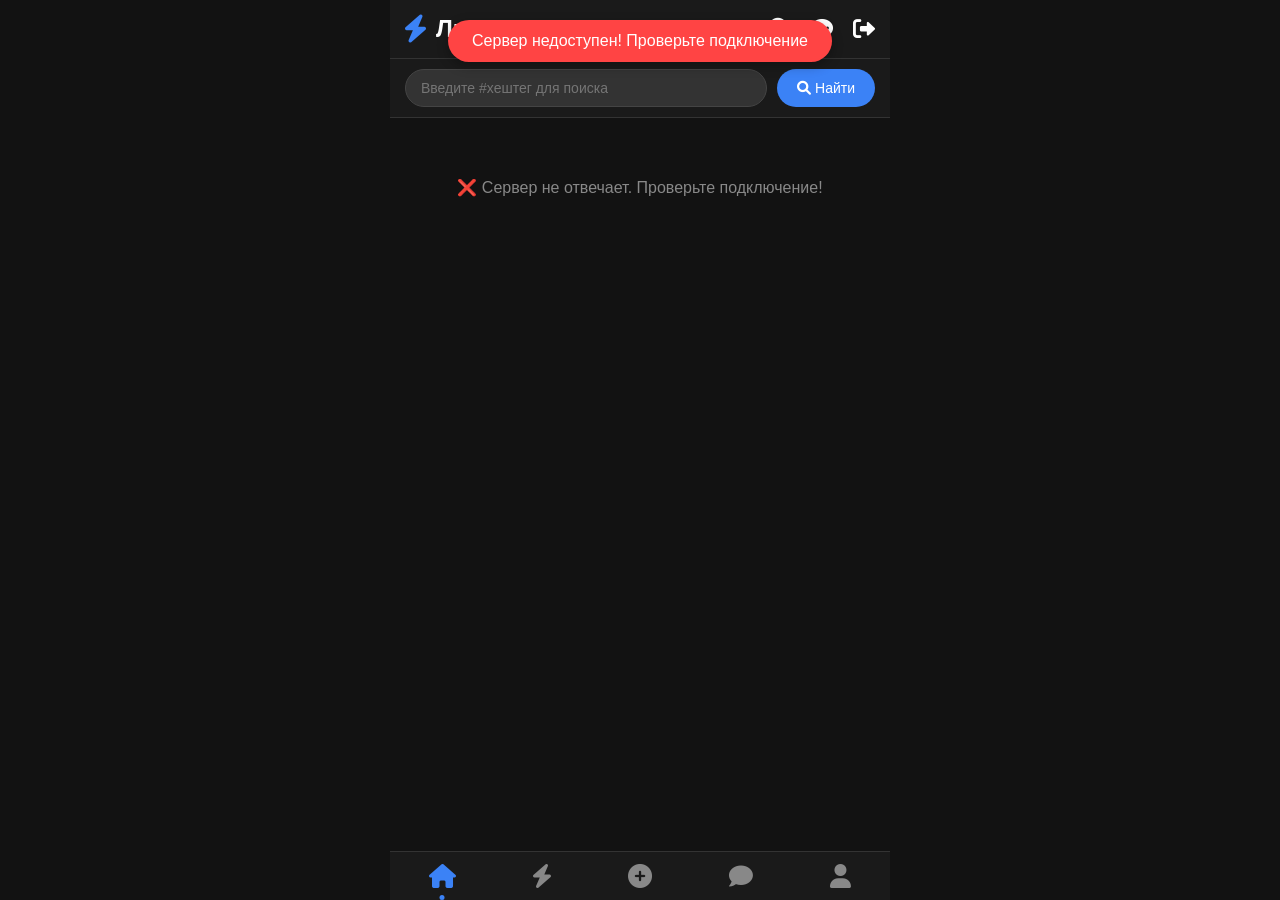
<file: index.html>
<!DOCTYPE html>
<html lang="ru">
<head>
    <meta charset="UTF-8">
    <meta name="viewport" content="width=device-width, initial-scale=1.0">
    <title>Лыся - Главная</title>
    <link rel="stylesheet" href="style.css">
    <link rel="stylesheet" href="https://cdnjs.cloudflare.com/ajax/libs/font-awesome/6.0.0/css/all.min.css">
</head>
<body>
    <div class="header">
        <div class="logo">
            <i class="fas fa-bolt logo-icon"></i>
            <span>Лыся</span>
        </div>
        <div class="header-icons">
            <i class="fas fa-search" onclick="toggleSearch()"></i>
            <i class="fas fa-comment-dots" onclick="window.location.href='chat.html'"></i>
            <i class="fas fa-sign-out-alt" onclick="logout()"></i>
        </div>
    </div>

    <!-- Поиск -->
    <div id="searchContainer" class="search-container" style="display: none;">
        <input type="text" id="searchInput" placeholder="Поиск пользователей по имени или нику..." class="search-input" oninput="searchUsers()">
        <div id="searchResults" class="search-results"></div>
    </div>

    <!-- Фильтр по хештегам -->
    <div class="hashtag-filter">
        <input type="text" id="hashtagInput" placeholder="Введите #хештег для поиска" class="hashtag-input">
        <button onclick="filterByHashtag()" class="hashtag-btn">
            <i class="fas fa-search"></i> Найти
        </button>
    </div>

    <div id="posts-container" class="posts-container">
        <div class="loading">Загрузка...</div>
    </div>

    <div class="bottom-nav">
        <i class="fas fa-home active" onclick="window.location.href='index.html'"></i>
        <i class="fas fa-bolt" onclick="window.location.href='channels.html'"></i>
        <i class="fas fa-plus-circle" onclick="openCreatePost()"></i>
        <i class="fas fa-comment" onclick="window.location.href='chat.html'"></i>
        <i class="fas fa-user" onclick="window.location.href='profile.html'"></i>
    </div>

    <!-- Модальное окно создания поста -->
    <div id="createPostModal" class="modal">
        <div class="modal-content">
            <div class="modal-header">
                <h3>Создать пост ⚡️</h3>
                <i class="fas fa-times close-modal"></i>
            </div>
            <input type="text" id="postTitle" placeholder="Заголовок" class="modal-input">
            <textarea id="postContent" placeholder="Описание... #хештеги" rows="4" class="modal-textarea"></textarea>
            <div class="media-preview" id="mediaPreview"></div>
            <input type="file" id="postMedia" accept="image/*,video/*" onchange="previewMedia(this)" class="modal-file">
            <button onclick="createPost()" class="publish-btn">
                <i class="fas fa-bolt"></i> Опубликовать
            </button>
        </div>
    </div>

    <!-- Модальное окно комментариев -->
    <div id="commentsModal" class="modal">
        <div class="modal-content">
            <div class="modal-header">
                <h3>Комментарии</h3>
                <i class="fas fa-times close-modal"></i>
            </div>
            <div id="commentsContainer" class="comments-section"></div>
            <div class="add-comment">
                <input type="text" id="commentText" placeholder="Напишите комментарий..." class="comment-input">
                <button onclick="addComment()" class="comment-btn">
                    <i class="fas fa-paper-plane"></i>
                </button>
            </div>
        </div>
    </div>

    <script src="script.js"></script>
</body>
</html>
</file>
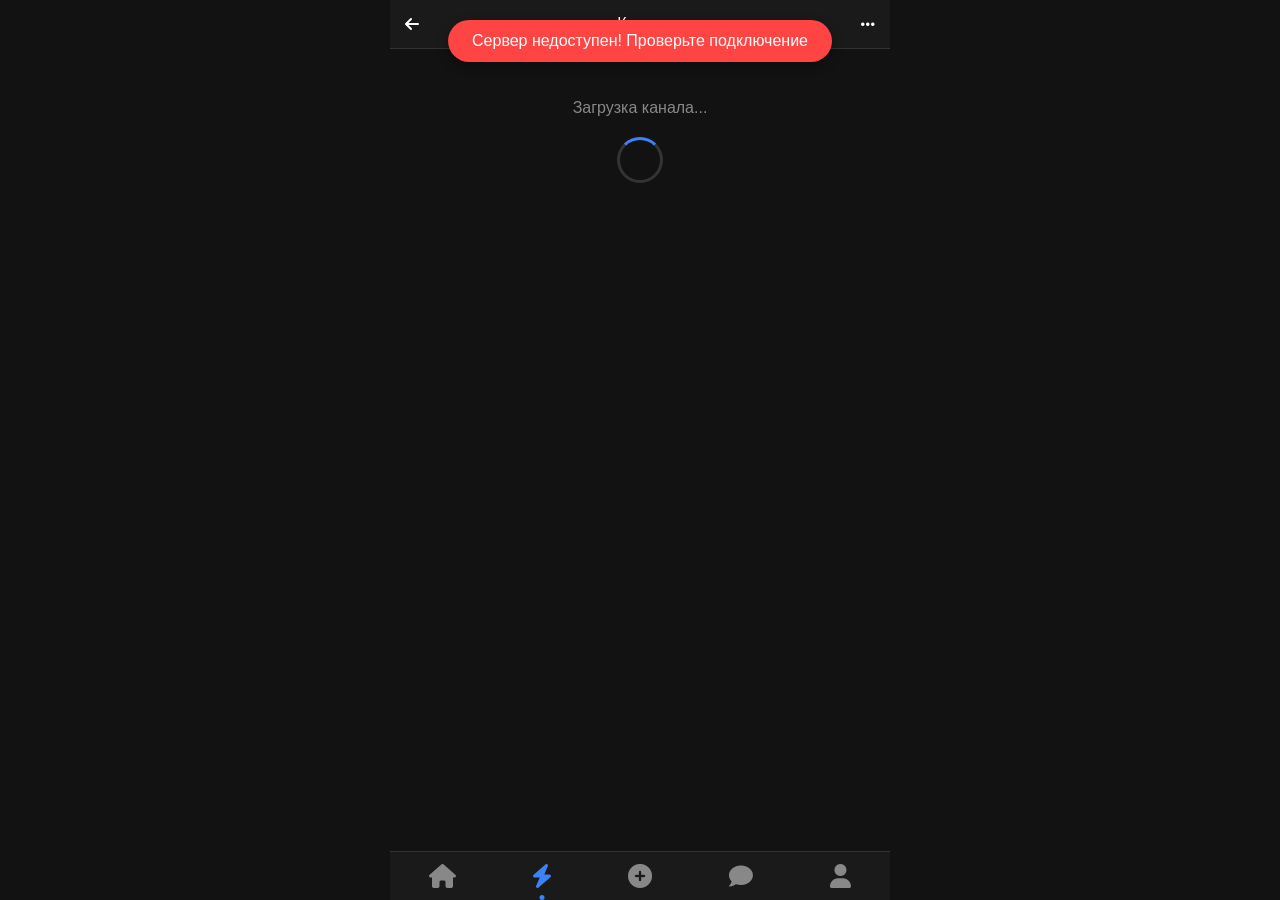
<file: channel.html>
<!DOCTYPE html>
<html lang="ru">
<head>
    <meta charset="UTF-8">
    <meta name="viewport" content="width=device-width, initial-scale=1.0">
    <title>Канал - Лыся</title>
    <link rel="stylesheet" href="style.css">
    <link rel="stylesheet" href="https://cdnjs.cloudflare.com/ajax/libs/font-awesome/6.0.0/css/all.min.css">
</head>
<body>
    <div class="header">
        <i class="fas fa-arrow-left" onclick="window.history.back()"></i>
        <span>Канал</span>
        <i class="fas fa-ellipsis-h"></i>
    </div>

    <div id="channelContent" class="channel-content">
        <div class="loading">Загрузка канала...</div>
    </div>

    <div class="bottom-nav">
        <i class="fas fa-home" onclick="window.location.href='index.html'"></i>
        <i class="fas fa-bolt active" onclick="window.location.href='channels.html'"></i>
        <i class="fas fa-plus-circle" onclick="openCreatePost()"></i>
        <i class="fas fa-comment" onclick="window.location.href='chat.html'"></i>
        <i class="fas fa-user" onclick="window.location.href='profile.html'"></i>
    </div>

    <!-- Модальное окно создания поста -->
    <div id="createPostModal" class="modal">
        <div class="modal-content">
            <div class="modal-header">
                <h3>Создать пост ⚡️</h3>
                <i class="fas fa-times close-modal"></i>
            </div>
            <input type="text" id="postTitle" placeholder="Заголовок" class="modal-input">
            <textarea id="postContent" placeholder="Описание... #хештеги" rows="4" class="modal-textarea"></textarea>
            <div class="media-preview" id="mediaPreview"></div>
            <input type="file" id="postMedia" accept="image/*,video/*" onchange="previewMedia(this)" class="modal-file">
            <button onclick="createPost()" class="publish-btn">
                <i class="fas fa-bolt"></i> Опубликовать
            </button>
        </div>
    </div>

    <script src="script.js"></script>
</body>
</html>
</file>
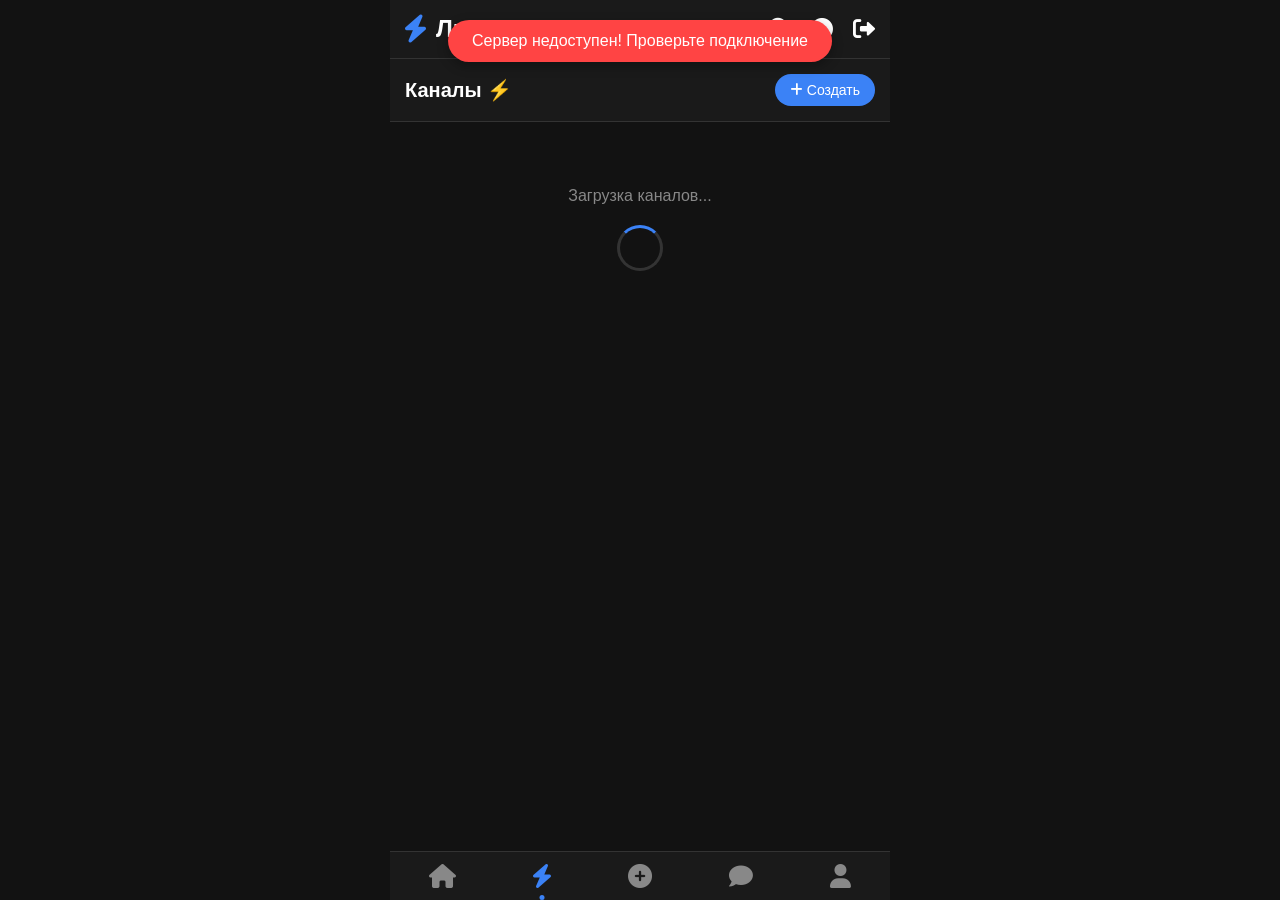
<file: channels.html>
<!DOCTYPE html>
<html lang="ru">
<head>
    <meta charset="UTF-8">
    <meta name="viewport" content="width=device-width, initial-scale=1.0">
    <title>Каналы - Лыся</title>
    <link rel="stylesheet" href="style.css">
    <link rel="stylesheet" href="https://cdnjs.cloudflare.com/ajax/libs/font-awesome/6.0.0/css/all.min.css">
</head>
<body>
    <div class="header">
        <div class="logo">
            <i class="fas fa-bolt logo-icon"></i>
            <span>Лыся</span>
        </div>
        <div class="header-icons">
            <i class="fas fa-search" onclick="toggleSearch()"></i>
            <i class="fas fa-plus-circle" onclick="openCreateChannel()"></i>
            <i class="fas fa-sign-out-alt" onclick="logout()"></i>
        </div>
    </div>

    <!-- Поиск -->
    <div id="searchContainer" class="search-container" style="display: none;">
        <input type="text" id="searchInput" placeholder="Поиск пользователей..." class="search-input" oninput="searchUsers()">
        <div id="searchResults" class="search-results"></div>
    </div>

    <div class="channels-header">
        <h2>Каналы ⚡️</h2>
        <button class="create-channel-btn" onclick="openCreateChannel()">
            <i class="fas fa-plus"></i> Создать
        </button>
    </div>

    <div id="channelsContainer" class="channels-container">
        <div class="loading">Загрузка каналов...</div>
    </div>

    <div class="bottom-nav">
        <i class="fas fa-home" onclick="window.location.href='index.html'"></i>
        <i class="fas fa-bolt active" onclick="window.location.href='channels.html'"></i>
        <i class="fas fa-plus-circle" onclick="openCreatePost()"></i>
        <i class="fas fa-comment" onclick="window.location.href='chat.html'"></i>
        <i class="fas fa-user" onclick="window.location.href='profile.html'"></i>
    </div>

    <!-- Модальное окно создания канала -->
    <div id="createChannelModal" class="modal">
        <div class="modal-content">
            <div class="modal-header">
                <h3>Создать канал ⚡️</h3>
                <i class="fas fa-times close-modal"></i>
            </div>
            <input type="text" id="channelName" placeholder="Название канала" class="modal-input">
            <textarea id="channelDescription" placeholder="Описание канала" rows="3" class="modal-textarea"></textarea>
            
            <div class="channel-requirements">
                <h4>Условия входа:</h4>
                <label>
                    <input type="number" id="reqMinLikes" value="0" min="0">
                    Минимум лайков у создателя
                </label>
                <label>
                    <input type="checkbox" id="reqMustFollow">
                    Требуется подписка на создателя
                </label>
                <label>
                    <input type="checkbox" id="reqMustShare">
                    Требуется репост
                </label>
            </div>

            <div class="media-preview" id="channelAvatarPreview"></div>
            <input type="file" id="channelAvatar" accept="image/*" onchange="previewChannelAvatar(this)" class="modal-file">
            
            <button onclick="createChannel()" class="publish-btn">
                <i class="fas fa-bolt"></i> Создать канал
            </button>
        </div>
    </div>

    <!-- Модальное окно создания поста -->
    <div id="createPostModal" class="modal">
        <div class="modal-content">
            <div class="modal-header">
                <h3>Создать пост ⚡️</h3>
                <i class="fas fa-times close-modal"></i>
            </div>
            <input type="text" id="postTitle" placeholder="Заголовок" class="modal-input">
            <textarea id="postContent" placeholder="Описание... #хештеги" rows="4" class="modal-textarea"></textarea>
            <div class="media-preview" id="mediaPreview"></div>
            <input type="file" id="postMedia" accept="image/*,video/*" onchange="previewMedia(this)" class="modal-file">
            <button onclick="createPost()" class="publish-btn">
                <i class="fas fa-bolt"></i> Опубликовать
            </button>
        </div>
    </div>

    <script src="script.js"></script>
</body>
</html>
</file>
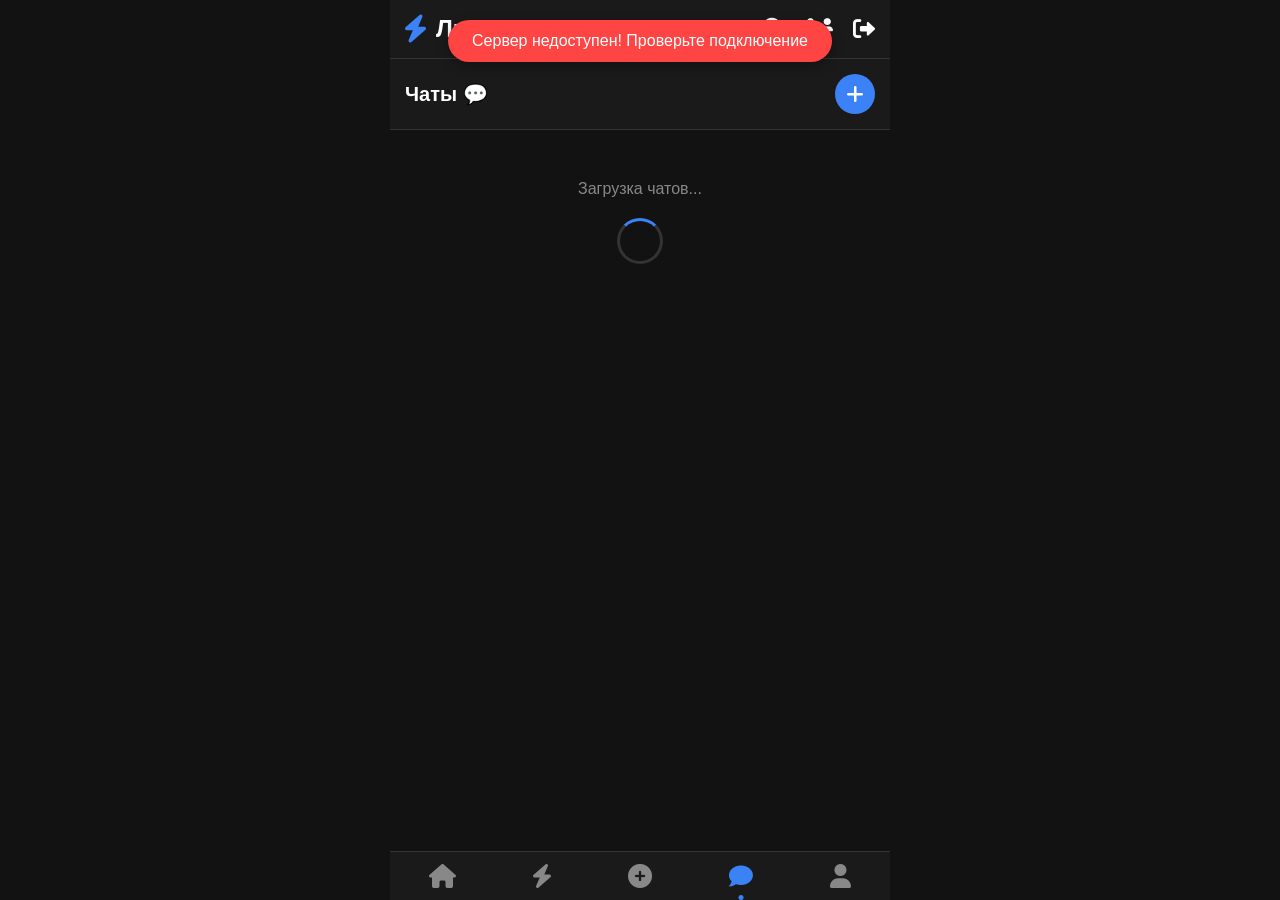
<file: chat.html>
<!DOCTYPE html>
<html lang="ru">
<head>
    <meta charset="UTF-8">
    <meta name="viewport" content="width=device-width, initial-scale=1.0">
    <title>Чаты - Лыся</title>
    <link rel="stylesheet" href="style.css">
    <link rel="stylesheet" href="https://cdnjs.cloudflare.com/ajax/libs/font-awesome/6.0.0/css/all.min.css">
</head>
<body>
    <div class="header">
        <div class="logo">
            <i class="fas fa-bolt logo-icon"></i>
            <span>Лыся</span>
        </div>
        <div class="header-icons">
            <i class="fas fa-search" onclick="toggleSearch()"></i>
            <i class="fas fa-users" onclick="openCreateGroup()"></i>
            <i class="fas fa-sign-out-alt" onclick="logout()"></i>
        </div>
    </div>

    <!-- Поиск -->
    <div id="searchContainer" class="search-container" style="display: none;">
        <input type="text" id="searchInput" placeholder="Поиск пользователей..." class="search-input" oninput="searchUsers()">
        <div id="searchResults" class="search-results"></div>
    </div>

    <div id="chatView">
        <!-- Список чатов -->
        <div id="chatsList" class="chats-list">
            <div class="chats-header">
                <h2>Чаты 💬</h2>
                <button class="new-chat-btn" onclick="openNewChat()">
                    <i class="fas fa-plus"></i>
                </button>
            </div>
            <div id="chatsContainer" class="chats-container">
                <div class="loading">Загрузка чатов...</div>
            </div>
        </div>

        <!-- Окно чата -->
        <div id="chatWindow" class="chat-window" style="display: none;">
            <div class="chat-header">
                <i class="fas fa-arrow-left" onclick="backToChats()"></i>
                <div id="chatHeaderInfo" class="chat-header-info">
                    <h3>Чат</h3>
                    <p>онлайн</p>
                </div>
                <i class="fas fa-ellipsis-h"></i>
            </div>
            
            <div id="messagesContainer" class="messages-container"></div>
            
            <div class="chat-input-container">
                <input type="text" id="messageInput" placeholder="Напишите сообщение..." class="chat-input">
                <button class="chat-send-btn" onclick="sendMessage()">
                    <i class="fas fa-paper-plane"></i>
                </button>
            </div>
        </div>
    </div>

    <div class="bottom-nav">
        <i class="fas fa-home" onclick="window.location.href='index.html'"></i>
        <i class="fas fa-bolt" onclick="window.location.href='channels.html'"></i>
        <i class="fas fa-plus-circle" onclick="openCreatePost()"></i>
        <i class="fas fa-comment active" onclick="window.location.href='chat.html'"></i>
        <i class="fas fa-user" onclick="window.location.href='profile.html'"></i>
    </div>

    <!-- Модальное окно создания поста -->
    <div id="createPostModal" class="modal">
        <div class="modal-content">
            <div class="modal-header">
                <h3>Создать пост ⚡️</h3>
                <i class="fas fa-times close-modal"></i>
            </div>
            <input type="text" id="postTitle" placeholder="Заголовок" class="modal-input">
            <textarea id="postContent" placeholder="Описание... #хештеги" rows="4" class="modal-textarea"></textarea>
            <div class="media-preview" id="mediaPreview"></div>
            <input type="file" id="postMedia" accept="image/*,video/*" onchange="previewMedia(this)" class="modal-file">
            <button onclick="createPost()" class="publish-btn">
                <i class="fas fa-bolt"></i> Опубликовать
            </button>
        </div>
    </div>

    <!-- Модальное окно нового чата -->
    <div id="newChatModal" class="modal">
        <div class="modal-content">
            <div class="modal-header">
                <h3>Новый чат</h3>
                <i class="fas fa-times close-modal"></i>
            </div>
            <input type="text" id="newChatSearch" placeholder="Поиск пользователей..." class="modal-input" oninput="searchUsersForChat()">
            <div id="newChatResults" class="search-results" style="position:static; display:block;"></div>
        </div>
    </div>

    <!-- Модальное окно создания группы -->
    <div id="createGroupModal" class="modal">
        <div class="modal-content">
            <div class="modal-header">
                <h3>Создать группу</h3>
                <i class="fas fa-times close-modal"></i>
            </div>
            <input type="text" id="groupName" placeholder="Название группы" class="modal-input">
            <input type="text" id="groupSearch" placeholder="Добавить участников..." class="modal-input" oninput="searchUsersForGroup()">
            <div id="selectedUsers" class="selected-users"></div>
            <div id="groupSearchResults" class="search-results" style="position:static; display:block;"></div>
            <button onclick="createGroup()" class="publish-btn">
                <i class="fas fa-users"></i> Создать группу
            </button>
        </div>
    </div>

    <script src="script.js"></script>
</body>
</html>
</file>
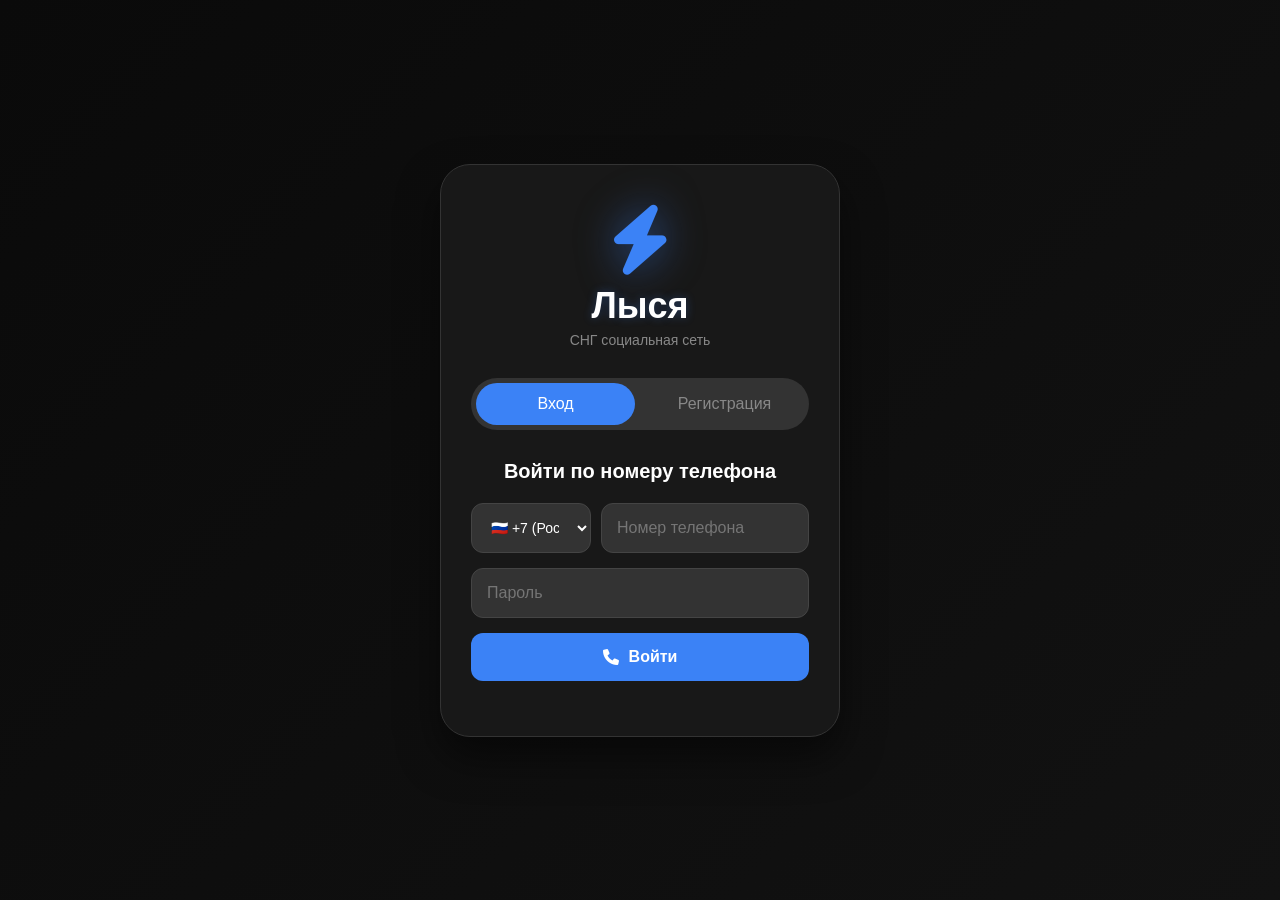
<file: login.html>
<!DOCTYPE html>
<html lang="ru">
<head>
    <meta charset="UTF-8">
    <meta name="viewport" content="width=device-width, initial-scale=1.0">
    <title>Вход - Лыся</title>
    <link rel="stylesheet" href="style.css">
    <link rel="stylesheet" href="https://cdnjs.cloudflare.com/ajax/libs/font-awesome/6.0.0/css/all.min.css">
</head>
<body class="auth-page">
    <div class="auth-container">
        <div class="auth-logo">
            <i class="fas fa-bolt logo-icon"></i>
            <h1>Лыся</h1>
            <p class="auth-subtitle">СНГ социальная сеть</p>
        </div>
        
        <div class="auth-tabs">
            <button class="auth-tab active" onclick="showTab('login')">Вход</button>
            <button class="auth-tab" onclick="showTab('register')">Регистрация</button>
        </div>

        <!-- Форма входа -->
        <div id="login-form" class="auth-form active">
            <h2>Войти по номеру телефона</h2>
            
            <div class="phone-input-container">
                <select id="login-country-code" class="country-code-select">
                    <option value="7">🇷🇺 +7 (Россия)</option>
                    <option value="7">🇰🇿 +7 (Казахстан)</option>
                    <option value="374">🇦🇲 +374 (Армения)</option>
                    <option value="375">🇧🇾 +375 (Беларусь)</option>
                    <option value="996">🇰🇬 +996 (Кыргызстан)</option>
                    <option value="373">🇲🇩 +373 (Молдова)</option>
                    <option value="992">🇹🇯 +992 (Таджикистан)</option>
                    <option value="993">🇹🇲 +993 (Туркменистан)</option>
                    <option value="998">🇺🇿 +998 (Узбекистан)</option>
                    <option value="995">🇬🇪 +995 (Грузия)</option>
                    <option value="994">🇦🇿 +994 (Азербайджан)</option>
                </select>
                <input type="tel" id="login-phone" placeholder="Номер телефона" class="auth-input phone-input">
            </div>
            
            <input type="password" id="login-password" placeholder="Пароль" class="auth-input">
            
            <button onclick="loginWithPhone()" class="auth-button phone-btn">
                <i class="fas fa-phone"></i> Войти
            </button>
        </div>

        <!-- Форма регистрации -->
        <div id="register-form" class="auth-form">
            <h2>Создать аккаунт</h2>
            
            <input type="text" id="reg-name" placeholder="Ваше имя" class="auth-input">
            <input type="text" id="reg-username" placeholder="Имя пользователя" class="auth-input">
            
            <div class="phone-input-container">
                <select id="reg-country-code" class="country-code-select">
                    <option value="7">🇷🇺 +7 (Россия)</option>
                    <option value="7">🇰🇿 +7 (Казахстан)</option>
                    <option value="374">🇦🇲 +374 (Армения)</option>
                    <option value="375">🇧🇾 +375 (Беларусь)</option>
                    <option value="996">🇰🇬 +996 (Кыргызстан)</option>
                    <option value="373">🇲🇩 +373 (Молдова)</option>
                    <option value="992">🇹🇯 +992 (Таджикистан)</option>
                    <option value="993">🇹🇲 +993 (Туркменистан)</option>
                    <option value="998">🇺🇿 +998 (Узбекистан)</option>
                    <option value="995">🇬🇪 +995 (Грузия)</option>
                    <option value="994">🇦🇿 +994 (Азербайджан)</option>
                </select>
                <input type="tel" id="reg-phone" placeholder="Номер телефона" class="auth-input phone-input">
            </div>
            
            <input type="password" id="reg-password" placeholder="Пароль (минимум 6 символов)" class="auth-input">
            
            <div class="region-info">
                <i class="fas fa-globe"></i> Доступно только для стран СНГ
            </div>
            
            <button onclick="registerWithPhone()" class="auth-button phone-btn">
                <i class="fas fa-user-plus"></i> Зарегистрироваться
            </button>
        </div>
    </div>

    <script>
        const ALLOWED_COUNTRIES = ['7', '374', '375', '996', '373', '992', '993', '998', '995', '994'];
        
        function showTab(tab) {
            document.querySelectorAll('.auth-tab').forEach(t => t.classList.remove('active'));
            document.querySelectorAll('.auth-form').forEach(f => f.classList.remove('active'));
            
            if (tab === 'login') {
                document.querySelector('.auth-tab:first-child').classList.add('active');
                document.getElementById('login-form').classList.add('active');
            } else {
                document.querySelector('.auth-tab:last-child').classList.add('active');
                document.getElementById('register-form').classList.add('active');
            }
        }

        function validatePhone(countryCode, phone) {
            if (!ALLOWED_COUNTRIES.includes(countryCode)) {
                return { valid: false, error: 'Эта страна не поддерживается' };
            }
            
            const cleanPhone = phone.replace(/\D/g, '');
            if (cleanPhone.length < 5) {
                return { valid: false, error: 'Номер телефона слишком короткий' };
            }
            
            return { valid: true, fullPhone: countryCode + cleanPhone };
        }

        async function loginWithPhone() {
            const countryCode = document.getElementById('login-country-code').value;
            const phone = document.getElementById('login-phone').value;
            const password = document.getElementById('login-password').value;
            
            if (!password) {
                alert('Введите пароль');
                return;
            }
            
            const validation = validatePhone(countryCode, phone);
            if (!validation.valid) {
                alert(validation.error);
                return;
            }
            
            try {
                const response = await fetch('/api/login-phone', {
                    method: 'POST',
                    headers: { 'Content-Type': 'application/json' },
                    body: JSON.stringify({ 
                        phone: validation.fullPhone,
                        password: password 
                    })
                });
                
                const data = await response.json();
                if (data.success) {
                    window.location.href = 'index.html';
                } else {
                    alert(data.error || 'Ошибка входа');
                }
            } catch (error) {
                alert('Ошибка сервера');
            }
        }

        async function registerWithPhone() {
            const name = document.getElementById('reg-name').value;
            const username = document.getElementById('reg-username').value;
            const countryCode = document.getElementById('reg-country-code').value;
            const phone = document.getElementById('reg-phone').value;
            const password = document.getElementById('reg-password').value;
            
            if (!name || !username || !phone || !password) {
                alert('Заполните все поля');
                return;
            }
            
            if (password.length < 6) {
                alert('Пароль должен быть минимум 6 символов');
                return;
            }
            
            const validation = validatePhone(countryCode, phone);
            if (!validation.valid) {
                alert(validation.error);
                return;
            }
            
            try {
                const response = await fetch('/api/register-phone', {
                    method: 'POST',
                    headers: { 'Content-Type': 'application/json' },
                    body: JSON.stringify({ 
                        name, 
                        username, 
                        phone: validation.fullPhone,
                        countryCode: countryCode,
                        password: password
                    })
                });
                
                const data = await response.json();
                if (data.success) {
                    window.location.href = 'index.html';
                } else {
                    alert(data.error || 'Ошибка регистрации');
                }
            } catch (error) {
                alert('Ошибка сервера');
            }
        }
    </script>
</body>
</html>
</file>
<file: style.css>
/* ============= ОСНОВНЫЕ СТИЛИ ============= */
* {
    margin: 0;
    padding: 0;
    box-sizing: border-box;
    font-family: -apple-system, BlinkMacSystemFont, 'Segoe UI', Roboto, Helvetica, Arial, sans-serif;
}

body {
    background-color: #121212;
    color: #fff;
    max-width: 500px;
    margin: 0 auto;
    padding-bottom: 60px;
    min-height: 100vh;
}

/* ============= СКРОЛЛБАР ============= */
::-webkit-scrollbar {
    width: 5px;
    height: 5px;
}

::-webkit-scrollbar-track {
    background: #1a1a1a;
}

::-webkit-scrollbar-thumb {
    background: #3b82f6;
    border-radius: 5px;
}

::-webkit-scrollbar-thumb:hover {
    background: #2563eb;
}

/* ============= ШАПКА ============= */
.header {
    background-color: #1a1a1a;
    padding: 15px;
    display: flex;
    align-items: center;
    justify-content: space-between;
    border-bottom: 1px solid #333;
    position: sticky;
    top: 0;
    z-index: 100;
}

.logo {
    display: flex;
    align-items: center;
    gap: 10px;
    font-size: 24px;
    font-weight: bold;
}

.logo-icon {
    color: #3b82f6;
    font-size: 28px;
    animation: pulse 2s infinite;
}

@keyframes pulse {
    0% { transform: scale(1); }
    50% { transform: scale(1.1); }
    100% { transform: scale(1); }
}

.header-icons {
    display: flex;
    gap: 20px;
    color: #fff;
    font-size: 22px;
}

.header-icons i {
    cursor: pointer;
    transition: color 0.3s;
}

.header-icons i:hover {
    color: #3b82f6;
}

/* ============= ПОИСК ============= */
.search-container {
    background-color: #1a1a1a;
    padding: 15px;
    border-bottom: 1px solid #333;
    position: relative;
}

.search-input {
    width: 100%;
    padding: 12px 20px;
    background-color: #333;
    border: 1px solid #444;
    border-radius: 30px;
    color: #fff;
    font-size: 14px;
}

.search-input:focus {
    outline: none;
    border-color: #3b82f6;
}

.search-results {
    position: absolute;
    top: 70px;
    left: 15px;
    right: 15px;
    background-color: #1a1a1a;
    border: 1px solid #333;
    border-radius: 10px;
    max-height: 300px;
    overflow-y: auto;
    display: none;
    z-index: 1000;
}

.search-results.show {
    display: block;
}

.search-result-item {
    padding: 10px 15px;
    display: flex;
    align-items: center;
    gap: 10px;
    cursor: pointer;
    transition: background-color 0.3s;
    border-bottom: 1px solid #333;
}

.search-result-item:last-child {
    border-bottom: none;
}

.search-result-item:hover {
    background-color: #333;
}

.search-result-item img {
    width: 40px;
    height: 40px;
    border-radius: 50%;
    object-fit: cover;
}

/* ============= ПОСТЫ ============= */
.posts-container {
    padding: 10px 0;
}

.post {
    background-color: #1a1a1a;
    margin-bottom: 15px;
    border-bottom: 1px solid #333;
    animation: fadeIn 0.5s;
}

@keyframes fadeIn {
    from { opacity: 0; transform: translateY(20px); }
    to { opacity: 1; transform: translateY(0); }
}

.post-header {
    padding: 12px 15px;
    display: flex;
    align-items: center;
    gap: 10px;
}

.post-avatar {
    width: 40px;
    height: 40px;
    border-radius: 50%;
    border: 2px solid #3b82f6;
    padding: 2px;
    cursor: pointer;
}

.post-avatar img {
    width: 100%;
    height: 100%;
    border-radius: 50%;
    object-fit: cover;
}

.post-user {
    flex: 1;
}

.post-user strong {
    color: #fff;
    font-size: 14px;
    cursor: pointer;
}

.post-user strong:hover {
    color: #3b82f6;
}

.post-user span {
    color: #888;
    font-size: 12px;
    margin-left: 5px;
}

.post-image {
    width: 100%;
    background-color: #000;
    max-height: 500px;
    overflow: hidden;
    display: flex;
    justify-content: center;
    align-items: center;
}

.post-image img {
    width: 100%;
    height: auto;
    max-height: 500px;
    object-fit: contain;
    transition: transform 0.3s;
    cursor: pointer;
}

.post-image video {
    width: 100%;
    max-height: 500px;
    object-fit: contain;
    background-color: #000;
}

.post-actions {
    padding: 12px 15px;
    display: flex;
    gap: 20px;
    font-size: 24px;
    color: #fff;
}

.post-actions i {
    cursor: pointer;
    transition: all 0.2s;
}

.post-actions i:hover {
    transform: scale(1.2);
}

.post-actions i.fa-bolt {
    color: #888;
}

.post-actions i.fa-bolt.active {
    color: #3b82f6;
    animation: heartBeat 0.3s;
}

@keyframes heartBeat {
    0% { transform: scale(1); }
    50% { transform: scale(1.3); }
    100% { transform: scale(1); }
}

.post-likes {
    padding: 0 15px;
    font-weight: bold;
    font-size: 14px;
    margin-bottom: 5px;
}

.post-likes span {
    color: #fff;
}

.post-likes i {
    color: #3b82f6;
    margin-right: 5px;
}

.post-title {
    padding: 0 15px 10px;
    font-size: 18px;
    font-weight: bold;
    color: #fff;
}

.post-content {
    padding: 0 15px 10px;
    font-size: 14px;
    color: #ccc;
    line-height: 1.5;
    white-space: pre-wrap;
    word-wrap: break-word;
}

.post-hashtags {
    padding: 0 15px 10px;
    font-size: 13px;
}

.post-hashtags span {
    color: #3b82f6;
    cursor: pointer;
    margin-right: 8px;
    display: inline-block;
}

.post-hashtags span:hover {
    text-decoration: underline;
}

.post-comments-list {
    padding: 0 15px 10px;
    font-size: 13px;
}

.comment-preview {
    margin-bottom: 5px;
    color: #aaa;
    cursor: pointer;
}

.comment-preview strong {
    color: #3b82f6;
    margin-right: 5px;
}

.comment-preview:hover {
    color: #fff;
}

.more-comments {
    color: #3b82f6;
    font-size: 12px;
    cursor: pointer;
    margin-top: 5px;
}

.post-comments {
    padding: 0 15px 15px;
    color: #888;
    font-size: 13px;
    cursor: pointer;
}

.post-comments:hover {
    color: #3b82f6;
}

/* ============= ПРОФИЛЬ ============= */
.profile-header {
    padding: 20px;
    display: flex;
    align-items: center;
    gap: 30px;
    background-color: #1a1a1a;
}

.profile-avatar {
    width: 100px;
    height: 100px;
    border-radius: 50%;
    border: 3px solid #3b82f6;
    padding: 3px;
    position: relative;
}

.profile-avatar img {
    width: 100%;
    height: 100%;
    border-radius: 50%;
    object-fit: cover;
}

.profile-avatar .avatar-overlay {
    position: absolute;
    top: 0;
    left: 0;
    right: 0;
    bottom: 0;
    background: rgba(0,0,0,0.5);
    border-radius: 50%;
    display: flex;
    align-items: center;
    justify-content: center;
    opacity: 0;
    transition: opacity 0.3s;
    cursor: pointer;
}

.profile-avatar:hover .avatar-overlay {
    opacity: 1;
}

.profile-stats-grid {
    display: grid;
    grid-template-columns: repeat(4, 1fr);
    gap: 10px;
    padding: 15px;
    background-color: #1a1a1a;
}

.stat-card {
    text-align: center;
    padding: 10px;
    background-color: #222;
    border-radius: 10px;
}

.stat-card .stat-number {
    font-size: 18px;
    font-weight: bold;
    color: #3b82f6;
    margin-bottom: 3px;
}

.stat-card .stat-label {
    font-size: 11px;
    color: #888;
}

.profile-info {
    padding: 15px 20px;
    background-color: #1a1a1a;
    border-top: 1px solid #333;
}

.profile-info h3 {
    font-size: 18px;
    margin-bottom: 5px;
    color: #fff;
}

.profile-info h4 {
    color: #888;
    font-size: 14px;
    font-weight: normal;
    margin-bottom: 10px;
}

.profile-info p {
    color: #ccc;
    font-size: 14px;
    line-height: 1.5;
    white-space: pre-wrap;
    word-wrap: break-word;
}

.profile-channels {
    margin-top: 15px;
}

.profile-channels h4 {
    color: #fff;
    font-size: 14px;
    margin-bottom: 10px;
}

.channel-badge {
    display: inline-flex;
    align-items: center;
    gap: 5px;
    background-color: #333;
    padding: 5px 10px;
    border-radius: 20px;
    margin-right: 5px;
    margin-bottom: 5px;
    cursor: pointer;
    transition: background-color 0.2s;
}

.channel-badge:hover {
    background-color: #3b82f6;
}

.channel-badge img {
    width: 20px;
    height: 20px;
    border-radius: 50%;
    object-fit: cover;
}

.channel-badge span {
    color: #fff;
    font-size: 12px;
}

.profile-action-btn {
    width: 100%;
    padding: 12px;
    margin-top: 15px;
    background-color: #3b82f6;
    color: #fff;
    border: none;
    border-radius: 10px;
    font-weight: bold;
    cursor: pointer;
    transition: all 0.2s;
}

.profile-action-btn.following {
    background-color: #333;
}

.profile-action-btn:hover {
    transform: translateY(-2px);
    box-shadow: 0 5px 15px rgba(59, 130, 246, 0.3);
}

.edit-profile-btn {
    width: 100%;
    padding: 12px;
    margin-top: 15px;
    background-color: #333;
    color: #fff;
    border: none;
    border-radius: 10px;
    font-weight: bold;
    cursor: pointer;
    transition: all 0.2s;
}

.edit-profile-btn:hover {
    background-color: #3b82f6;
}

.profile-tabs {
    display: flex;
    background-color: #1a1a1a;
    border-top: 1px solid #333;
    border-bottom: 1px solid #333;
}

.tab {
    flex: 1;
    text-align: center;
    padding: 15px 0;
    color: #888;
    cursor: pointer;
    transition: all 0.3s;
}

.tab:hover {
    color: #fff;
    background-color: #333;
}

.tab.active {
    color: #3b82f6;
    border-bottom: 2px solid #3b82f6;
}

.profile-posts {
    display: grid;
    grid-template-columns: repeat(3, 1fr);
    gap: 2px;
    padding: 2px;
}

.profile-post {
    aspect-ratio: 1;
    background-color: #1a1a1a;
    position: relative;
    overflow: hidden;
    cursor: pointer;
}

.profile-post img,
.profile-post video {
    width: 100%;
    height: 100%;
    object-fit: cover;
    transition: transform 0.3s;
}

.profile-post:hover img,
.profile-post:hover video {
    transform: scale(1.1);
}

.profile-post-overlay {
    position: absolute;
    top: 0;
    left: 0;
    right: 0;
    bottom: 0;
    background: rgba(0,0,0,0.5);
    display: flex;
    align-items: center;
    justify-content: center;
    gap: 20px;
    opacity: 0;
    transition: opacity 0.3s;
}

.profile-post:hover .profile-post-overlay {
    opacity: 1;
}

.overlay-item {
    color: #fff;
    display: flex;
    align-items: center;
    gap: 5px;
    font-size: 14px;
}

.overlay-item i {
    color: #3b82f6;
}

/* ============= КАНАЛЫ ============= */
.channels-header {
    padding: 15px;
    display: flex;
    justify-content: space-between;
    align-items: center;
    background-color: #1a1a1a;
    border-bottom: 1px solid #333;
}

.channels-header h2 {
    font-size: 20px;
    color: #fff;
}

.create-channel-btn {
    padding: 8px 15px;
    background-color: #3b82f6;
    color: #fff;
    border: none;
    border-radius: 20px;
    cursor: pointer;
    font-size: 14px;
    transition: all 0.2s;
}

.create-channel-btn:hover {
    background-color: #2563eb;
    transform: translateY(-2px);
}

.channels-container {
    padding: 15px;
}

.channel-card {
    background-color: #1a1a1a;
    border-radius: 10px;
    padding: 15px;
    margin-bottom: 15px;
    border: 1px solid #333;
    cursor: pointer;
    transition: all 0.2s;
}

.channel-card:hover {
    transform: translateY(-2px);
    border-color: #3b82f6;
    box-shadow: 0 5px 15px rgba(59, 130, 246, 0.2);
}

.channel-header {
    display: flex;
    gap: 15px;
    margin-bottom: 10px;
}

.channel-avatar {
    width: 50px;
    height: 50px;
    border-radius: 10px;
    object-fit: cover;
}

.channel-info h3 {
    color: #fff;
    font-size: 16px;
    margin-bottom: 3px;
}

.channel-info p {
    color: #888;
    font-size: 13px;
}

.channel-description {
    color: #ccc;
    font-size: 14px;
    margin-bottom: 10px;
    padding: 10px 0;
    border-top: 1px solid #333;
    border-bottom: 1px solid #333;
}

.channel-stats {
    display: flex;
    gap: 20px;
    color: #888;
    font-size: 13px;
    margin-bottom: 10px;
}

.channel-stats i {
    color: #3b82f6;
    margin-right: 5px;
}

.subscribe-btn {
    width: 100%;
    padding: 10px;
    background-color: #3b82f6;
    color: #fff;
    border: none;
    border-radius: 5px;
    cursor: pointer;
    font-weight: bold;
    transition: all 0.2s;
}

.subscribe-btn:hover {
    background-color: #2563eb;
    transform: translateY(-2px);
}

.channel-subscribed {
    text-align: center;
    padding: 10px;
    background-color: #00a86b;
    color: #fff;
    border-radius: 5px;
    font-weight: bold;
}

.channel-locked {
    text-align: center;
    padding: 10px;
    background-color: #ff4444;
    color: #fff;
    border-radius: 5px;
    font-size: 13px;
}

/* ============= ОТДЕЛЬНЫЙ КАНАЛ ============= */
.channel-header-full {
    padding: 20px;
    display: flex;
    gap: 20px;
    align-items: center;
    background-color: #1a1a1a;
    border-bottom: 1px solid #333;
}

.channel-big-avatar {
    width: 80px;
    height: 80px;
    border-radius: 15px;
    object-fit: cover;
    border: 3px solid #3b82f6;
}

.channel-info-full h1 {
    color: #fff;
    font-size: 24px;
    margin-bottom: 5px;
}

.channel-creator {
    display: flex;
    align-items: center;
    gap: 5px;
    color: #888;
    font-size: 14px;
    cursor: pointer;
}

.channel-creator:hover {
    color: #3b82f6;
}

.channel-creator img {
    width: 20px;
    height: 20px;
    border-radius: 50%;
}

.channel-description-full {
    padding: 20px;
    color: #ccc;
    font-size: 14px;
    line-height: 1.5;
    background-color: #1a1a1a;
    border-bottom: 1px solid #333;
    white-space: pre-wrap;
    word-wrap: break-word;
}

.channel-stats-full {
    display: flex;
    gap: 20px;
    padding: 15px 20px;
    background-color: #1a1a1a;
    border-bottom: 1px solid #333;
}

.stat-item {
    text-align: center;
}

.stat-value {
    display: block;
    font-size: 20px;
    font-weight: bold;
    color: #3b82f6;
}

.stat-label {
    font-size: 12px;
    color: #888;
}

.channel-requirements-box {
    padding: 20px;
    background-color: #1a1a1a;
    border-bottom: 1px solid #333;
}

.channel-requirements-box h3 {
    color: #fff;
    font-size: 16px;
    margin-bottom: 10px;
}

.channel-requirements-box ul {
    list-style: none;
}

.channel-requirements-box li {
    color: #ccc;
    font-size: 14px;
    margin-bottom: 8px;
    padding-left: 20px;
    position: relative;
}

.channel-requirements-box li::before {
    content: '•';
    color: #3b82f6;
    font-size: 20px;
    position: absolute;
    left: 0;
    top: -2px;
}

.subscribed-badge {
    margin: 20px;
    padding: 15px;
    background-color: #00a86b;
    color: #fff;
    text-align: center;
    border-radius: 10px;
    font-weight: bold;
    font-size: 16px;
}

.subscribe-big-btn {
    margin: 20px;
    width: calc(100% - 40px);
    padding: 15px;
    background-color: #3b82f6;
    color: #fff;
    border: none;
    border-radius: 10px;
    font-size: 16px;
    font-weight: bold;
    cursor: pointer;
    transition: all 0.2s;
}

.subscribe-big-btn:hover {
    background-color: #2563eb;
    transform: translateY(-2px);
    box-shadow: 0 5px 15px rgba(59, 130, 246, 0.3);
}

.cannot-join {
    margin: 20px;
    padding: 15px;
    background-color: #ff4444;
    color: #fff;
    text-align: center;
    border-radius: 10px;
    font-size: 14px;
}

/* ============= ЧАТЫ ============= */
.chats-list {
    height: calc(100vh - 120px);
    overflow-y: auto;
}

.chats-header {
    padding: 15px;
    display: flex;
    justify-content: space-between;
    align-items: center;
    background-color: #1a1a1a;
    border-bottom: 1px solid #333;
}

.chats-header h2 {
    color: #fff;
    font-size: 20px;
}

.new-chat-btn {
    width: 40px;
    height: 40px;
    background-color: #3b82f6;
    color: #fff;
    border: none;
    border-radius: 50%;
    cursor: pointer;
    font-size: 20px;
    transition: all 0.2s;
}

.new-chat-btn:hover {
    transform: scale(1.1);
}

.chat-item {
    display: flex;
    align-items: center;
    gap: 15px;
    padding: 15px;
    background-color: #1a1a1a;
    border-bottom: 1px solid #333;
    cursor: pointer;
    transition: background-color 0.2s;
}

.chat-item:hover {
    background-color: #222;
}

.chat-avatar {
    width: 50px;
    height: 50px;
    border-radius: 50%;
    overflow: hidden;
    position: relative;
}

.chat-avatar img {
    width: 100%;
    height: 100%;
    object-fit: cover;
}

.chat-info {
    flex: 1;
}

.chat-name {
    font-weight: bold;
    color: #fff;
    margin-bottom: 3px;
}

.chat-last-message {
    font-size: 13px;
    color: #888;
    white-space: nowrap;
    overflow: hidden;
    text-overflow: ellipsis;
    max-width: 200px;
}

.chat-time {
    font-size: 11px;
    color: #888;
    min-width: 50px;
    text-align: right;
}

.chat-unread {
    background-color: #3b82f6;
    color: #fff;
    font-size: 12px;
    padding: 3px 8px;
    border-radius: 10px;
    min-width: 20px;
    text-align: center;
}

/* Окно чата */
.chat-window {
    height: calc(100vh - 120px);
    display: flex;
    flex-direction: column;
}

.chat-header {
    padding: 15px;
    background-color: #1a1a1a;
    border-bottom: 1px solid #333;
    display: flex;
    align-items: center;
    gap: 15px;
}

.chat-header i {
    cursor: pointer;
    color: #fff;
    font-size: 20px;
}

.chat-header i:hover {
    color: #3b82f6;
}

.chat-header-info {
    flex: 1;
}

.chat-header-info h3 {
    color: #fff;
    font-size: 16px;
    margin-bottom: 3px;
}

.chat-header-info p {
    color: #888;
    font-size: 12px;
}

.messages-container {
    flex: 1;
    overflow-y: auto;
    padding: 15px;
    background-color: #0a0a0a;
    display: flex;
    flex-direction: column;
}

.message {
    max-width: 70%;
    margin-bottom: 10px;
    padding: 10px 15px;
    border-radius: 20px;
    position: relative;
    animation: messageAppear 0.3s;
    word-wrap: break-word;
}

@keyframes messageAppear {
    from {
        opacity: 0;
        transform: translateY(10px);
    }
    to {
        opacity: 1;
        transform: translateY(0);
    }
}

.my-message {
    background-color: #3b82f6;
    color: #fff;
    margin-left: auto;
    border-bottom-right-radius: 5px;
}

.other-message {
    background-color: #333;
    color: #fff;
    margin-right: auto;
    border-bottom-left-radius: 5px;
}

.message-content {
    font-size: 14px;
    margin-bottom: 3px;
    line-height: 1.4;
}

.message-time {
    font-size: 10px;
    opacity: 0.7;
    text-align: right;
}

.chat-input-container {
    display: flex;
    gap: 10px;
    padding: 15px;
    background-color: #1a1a1a;
    border-top: 1px solid #333;
}

.chat-input {
    flex: 1;
    padding: 12px 15px;
    background-color: #333;
    border: 1px solid #444;
    border-radius: 25px;
    color: #fff;
    font-size: 14px;
}

.chat-input:focus {
    outline: none;
    border-color: #3b82f6;
}

.chat-send-btn {
    width: 45px;
    height: 45px;
    background-color: #3b82f6;
    color: #fff;
    border: none;
    border-radius: 50%;
    cursor: pointer;
    font-size: 16px;
    transition: all 0.2s;
}

.chat-send-btn:hover {
    transform: scale(1.1);
}

/* ============= МОДАЛЬНЫЕ ОКНА ============= */
.modal {
    display: none;
    position: fixed;
    top: 0;
    left: 0;
    right: 0;
    bottom: 0;
    background: rgba(0,0,0,0.9);
    z-index: 1000;
    align-items: center;
    justify-content: center;
    animation: modalFadeIn 0.3s;
}

@keyframes modalFadeIn {
    from { opacity: 0; }
    to { opacity: 1; }
}

.modal.show {
    display: flex;
}

.modal-content {
    background-color: #1a1a1a;
    width: 90%;
    max-width: 400px;
    border-radius: 15px;
    padding: 25px;
    border: 1px solid #333;
    animation: modalSlideIn 0.3s;
    max-height: 90vh;
    overflow-y: auto;
}

@keyframes modalSlideIn {
    from { transform: translateY(-50px); opacity: 0; }
    to { transform: translateY(0); opacity: 1; }
}

.modal-header {
    display: flex;
    justify-content: space-between;
    align-items: center;
    margin-bottom: 20px;
}

.modal-header h3 {
    color: #fff;
    font-size: 18px;
}

.close-modal {
    cursor: pointer;
    font-size: 20px;
    color: #888;
    transition: all 0.3s;
}

.close-modal:hover {
    color: #3b82f6;
    transform: rotate(90deg);
}

.modal-input,
.modal-textarea,
.modal-file {
    width: 100%;
    padding: 12px;
    margin: 10px 0;
    background-color: #333;
    border: 1px solid #444;
    border-radius: 8px;
    color: #fff;
    font-size: 14px;
}

.modal-textarea {
    resize: vertical;
    min-height: 100px;
}

.modal-input:focus,
.modal-textarea:focus {
    outline: none;
    border-color: #3b82f6;
}

.modal-file::-webkit-file-upload-button {
    background-color: #3b82f6;
    color: #fff;
    padding: 8px 15px;
    border: none;
    border-radius: 5px;
    cursor: pointer;
    margin-right: 10px;
}

.publish-btn,
.save-btn {
    width: 100%;
    padding: 12px;
    background-color: #3b82f6;
    color: #fff;
    border: none;
    border-radius: 8px;
    font-weight: bold;
    font-size: 16px;
    cursor: pointer;
    margin-top: 15px;
    transition: all 0.3s;
}

.publish-btn:hover,
.save-btn:hover {
    background-color: #2563eb;
    transform: translateY(-2px);
    box-shadow: 0 5px 15px rgba(59, 130, 246, 0.3);
}

.avatar-edit {
    display: flex;
    flex-direction: column;
    align-items: center;
    gap: 15px;
    margin-bottom: 20px;
}

.avatar-edit img {
    width: 120px;
    height: 120px;
    border-radius: 50%;
    border: 3px solid #3b82f6;
    padding: 3px;
    object-fit: cover;
}

#avatarInput {
    display: none;
}

.change-avatar-btn {
    background-color: #333;
    color: #fff;
    padding: 8px 20px;
    border-radius: 20px;
    cursor: pointer;
    font-size: 14px;
    transition: all 0.3s;
}

.change-avatar-btn:hover {
    background-color: #3b82f6;
}

.media-preview {
    margin: 15px 0;
    text-align: center;
    border-radius: 10px;
    overflow: hidden;
    border: 2px dashed #444;
    padding: 10px;
}

.media-preview img,
.media-preview video {
    max-width: 100%;
    max-height: 200px;
    border-radius: 8px;
}

/* ============= КОММЕНТАРИИ ============= */
.comments-section {
    max-height: 400px;
    overflow-y: auto;
    margin: 15px 0;
    padding: 10px;
    background-color: #222;
    border-radius: 10px;
}

.comment {
    display: flex;
    gap: 10px;
    margin-bottom: 15px;
    padding: 10px;
    background-color: #1a1a1a;
    border-radius: 8px;
    position: relative;
}

.comment-avatar {
    width: 30px;
    height: 30px;
    border-radius: 50%;
    overflow: hidden;
    cursor: pointer;
}

.comment-avatar img {
    width: 100%;
    height: 100%;
    object-fit: cover;
}

.comment-content {
    flex: 1;
}

.comment-user {
    font-weight: bold;
    font-size: 13px;
    color: #3b82f6;
    margin-bottom: 3px;
    cursor: pointer;
}

.comment-text {
    font-size: 13px;
    color: #ccc;
    word-wrap: break-word;
}

.comment-time {
    font-size: 10px;
    color: #888;
    margin-top: 3px;
}

.add-comment {
    display: flex;
    gap: 10px;
    margin-top: 15px;
}

.comment-input {
    flex: 1;
    padding: 12px;
    background-color: #333;
    border: 1px solid #444;
    border-radius: 20px;
    color: #fff;
    font-size: 14px;
}

.comment-input:focus {
    outline: none;
    border-color: #3b82f6;
}

.comment-btn {
    width: 45px;
    height: 45px;
    background-color: #3b82f6;
    color: #fff;
    border: none;
    border-radius: 50%;
    cursor: pointer;
    font-size: 16px;
}

.no-comments {
    text-align: center;
    padding: 30px;
    color: #888;
    font-size: 14px;
}

/* ============= АВТОРИЗАЦИЯ ============= */
.auth-page {
    background: linear-gradient(135deg, #0a0a0a, #1a1a1a, #0a0a0a);
    background-size: 400% 400%;
    animation: gradientBG 15s ease infinite;
    display: flex;
    align-items: center;
    justify-content: center;
    min-height: 100vh;
    padding: 20px;
}

@keyframes gradientBG {
    0% { background-position: 0% 50%; }
    50% { background-position: 100% 50%; }
    100% { background-position: 0% 50%; }
}

.auth-container {
    background-color: rgba(26, 26, 26, 0.95);
    backdrop-filter: blur(10px);
    border-radius: 30px;
    padding: 40px 30px;
    width: 100%;
    max-width: 400px;
    border: 1px solid #333;
    box-shadow: 0 20px 40px rgba(0,0,0,0.5);
    animation: containerAppear 0.5s;
}

@keyframes containerAppear {
    from { transform: scale(0.9); opacity: 0; }
    to { transform: scale(1); opacity: 1; }
}

.auth-logo {
    text-align: center;
    margin-bottom: 30px;
}

.auth-logo .logo-icon {
    font-size: 70px;
    color: #3b82f6;
    margin-bottom: 10px;
    filter: drop-shadow(0 0 20px rgba(59, 130, 246, 0.5));
}

.auth-logo h1 {
    font-size: 36px;
    color: #fff;
    text-shadow: 0 0 10px rgba(59, 130, 246, 0.3);
}

.auth-subtitle {
    color: #888;
    font-size: 14px;
    margin-top: 5px;
}

.auth-tabs {
    display: flex;
    gap: 10px;
    margin-bottom: 30px;
    background-color: #333;
    border-radius: 50px;
    padding: 5px;
}

.auth-tab {
    flex: 1;
    padding: 12px;
    background: none;
    border: none;
    color: #888;
    font-size: 16px;
    cursor: pointer;
    border-radius: 50px;
    transition: all 0.3s;
}

.auth-tab.active {
    background-color: #3b82f6;
    color: #fff;
}

.auth-form {
    display: none;
}

.auth-form.active {
    display: block;
    animation: formAppear 0.3s;
}

@keyframes formAppear {
    from { opacity: 0; transform: translateX(20px); }
    to { opacity: 1; transform: translateX(0); }
}

.auth-form h2 {
    color: #fff;
    font-size: 20px;
    margin-bottom: 20px;
    text-align: center;
}

.phone-input-container {
    display: flex;
    gap: 10px;
    margin-bottom: 15px;
}

.country-code-select {
    width: 120px;
    padding: 15px;
    background-color: #333;
    border: 1px solid #444;
    border-radius: 12px;
    color: #fff;
    font-size: 14px;
    cursor: pointer;
}

.country-code-select:focus {
    outline: none;
    border-color: #3b82f6;
}

.country-code-select option {
    background-color: #1a1a1a;
    color: #fff;
}

.phone-input {
    flex: 1;
    margin-bottom: 0 !important;
}

.auth-input {
    width: 100%;
    padding: 15px;
    margin-bottom: 15px;
    background-color: #333;
    border: 1px solid #444;
    border-radius: 12px;
    color: #fff;
    font-size: 16px;
}

.auth-input:focus {
    outline: none;
    border-color: #3b82f6;
}

.auth-button {
    width: 100%;
    padding: 15px;
    border: none;
    border-radius: 12px;
    font-size: 16px;
    font-weight: bold;
    cursor: pointer;
    display: flex;
    align-items: center;
    justify-content: center;
    gap: 10px;
    margin-bottom: 15px;
    transition: all 0.3s;
}

.phone-btn {
    background-color: #3b82f6;
    color: #fff;
}

.phone-btn:hover {
    background-color: #2563eb;
    transform: translateY(-2px);
    box-shadow: 0 5px 20px rgba(59, 130, 246, 0.4);
}

.region-info {
    background-color: rgba(59, 130, 246, 0.1);
    border: 1px solid #3b82f6;
    border-radius: 8px;
    padding: 10px;
    margin: 15px 0;
    color: #3b82f6;
    font-size: 13px;
    display: flex;
    align-items: center;
    gap: 10px;
}

.region-info i {
    font-size: 16px;
}

/* ============= НИЖНЯЯ НАВИГАЦИЯ ============= */
.bottom-nav {
    position: fixed;
    bottom: 0;
    left: 0;
    right: 0;
    max-width: 500px;
    margin: 0 auto;
    background-color: #1a1a1a;
    display: flex;
    justify-content: space-around;
    padding: 12px 0;
    border-top: 1px solid #333;
    z-index: 100;
    backdrop-filter: blur(10px);
}

.bottom-nav i {
    font-size: 24px;
    color: #888;
    cursor: pointer;
    transition: all 0.3s;
}

.bottom-nav i:hover {
    color: #3b82f6;
    transform: translateY(-3px);
}

.bottom-nav i.active {
    color: #3b82f6;
    position: relative;
}

.bottom-nav i.active::after {
    content: '';
    position: absolute;
    bottom: -12px;
    left: 50%;
    transform: translateX(-50%);
    width: 5px;
    height: 5px;
    border-radius: 50%;
    background-color: #3b82f6;
}

/* ============= УВЕДОМЛЕНИЯ ============= */
.notification {
    position: fixed;
    top: 20px;
    left: 50%;
    transform: translateX(-50%);
    color: #fff;
    padding: 12px 24px;
    border-radius: 50px;
    z-index: 2000;
    box-shadow: 0 4px 12px rgba(0,0,0,0.3);
    animation: notificationSlide 0.3s;
}

.notification.success {
    background-color: #00a86b;
}

.notification.error {
    background-color: #ff4444;
}

.notification.info {
    background-color: #3b82f6;
}

@keyframes notificationSlide {
    from {
        transform: translate(-50%, -100px);
        opacity: 0;
    }
    to {
        transform: translate(-50%, 0);
        opacity: 1;
    }
}

@keyframes slideUp {
    from {
        transform: translateY(0);
        opacity: 1;
    }
    to {
        transform: translateY(-100px);
        opacity: 0;
    }
}

/* ============= ХЕШТЕГИ ============= */
.hashtag-filter {
    padding: 10px 15px;
    background-color: #1a1a1a;
    display: flex;
    gap: 10px;
    border-bottom: 1px solid #333;
}

.hashtag-input {
    flex: 1;
    padding: 10px 15px;
    background-color: #333;
    border: 1px solid #444;
    border-radius: 20px;
    color: #fff;
    font-size: 14px;
}

.hashtag-input:focus {
    outline: none;
    border-color: #3b82f6;
}

.hashtag-btn {
    padding: 10px 20px;
    background-color: #3b82f6;
    color: #fff;
    border: none;
    border-radius: 20px;
    cursor: pointer;
    font-size: 14px;
    transition: all 0.2s;
}

.hashtag-btn:hover {
    background-color: #2563eb;
}

/* ============= БЕЙДЖИКИ ============= */
.user-country-badge {
    display: inline-block;
    background-color: #3b82f6;
    color: white;
    padding: 2px 8px;
    border-radius: 12px;
    font-size: 10px;
    margin-left: 5px;
    vertical-align: middle;
}

.user-country {
    display: inline-flex;
    align-items: center;
    gap: 5px;
    background-color: #333;
    padding: 4px 10px;
    border-radius: 20px;
    font-size: 12px;
    color: #ccc;
    margin-top: 5px;
}

.user-country i {
    color: #3b82f6;
}

/* ============= ЗАГРУЗКА ============= */
.loading {
    text-align: center;
    padding: 50px 20px;
    color: #888;
    font-size: 16px;
}

.loading::after {
    content: '';
    display: block;
    width: 40px;
    height: 40px;
    margin: 20px auto;
    border: 3px solid #333;
    border-top-color: #3b82f6;
    border-radius: 50%;
    animation: spinner 1s linear infinite;
}

@keyframes spinner {
    to { transform: rotate(360deg); }
}

.no-posts {
    text-align: center;
    padding: 50px 20px;
    color: #888;
    font-size: 16px;
}

/* ============= АДАПТИВНОСТЬ ============= */
@media (max-width: 400px) {
    .profile-header {
        flex-direction: column;
        text-align: center;
    }
    
    .profile-stats-grid {
        grid-template-columns: repeat(2, 1fr);
    }
    
    .auth-container {
        padding: 30px 20px;
    }
    
    .post-actions {
        font-size: 20px;
    }
    
    .bottom-nav i {
        font-size: 20px;
    }
    
    .phone-input-container {
        flex-direction: column;
    }
    
    .country-code-select {
        width: 100%;
    }
    
    .channel-header {
        flex-direction: column;
        align-items: flex-start;
    }
    
    .message {
        max-width: 85%;
    }
}
</file>
